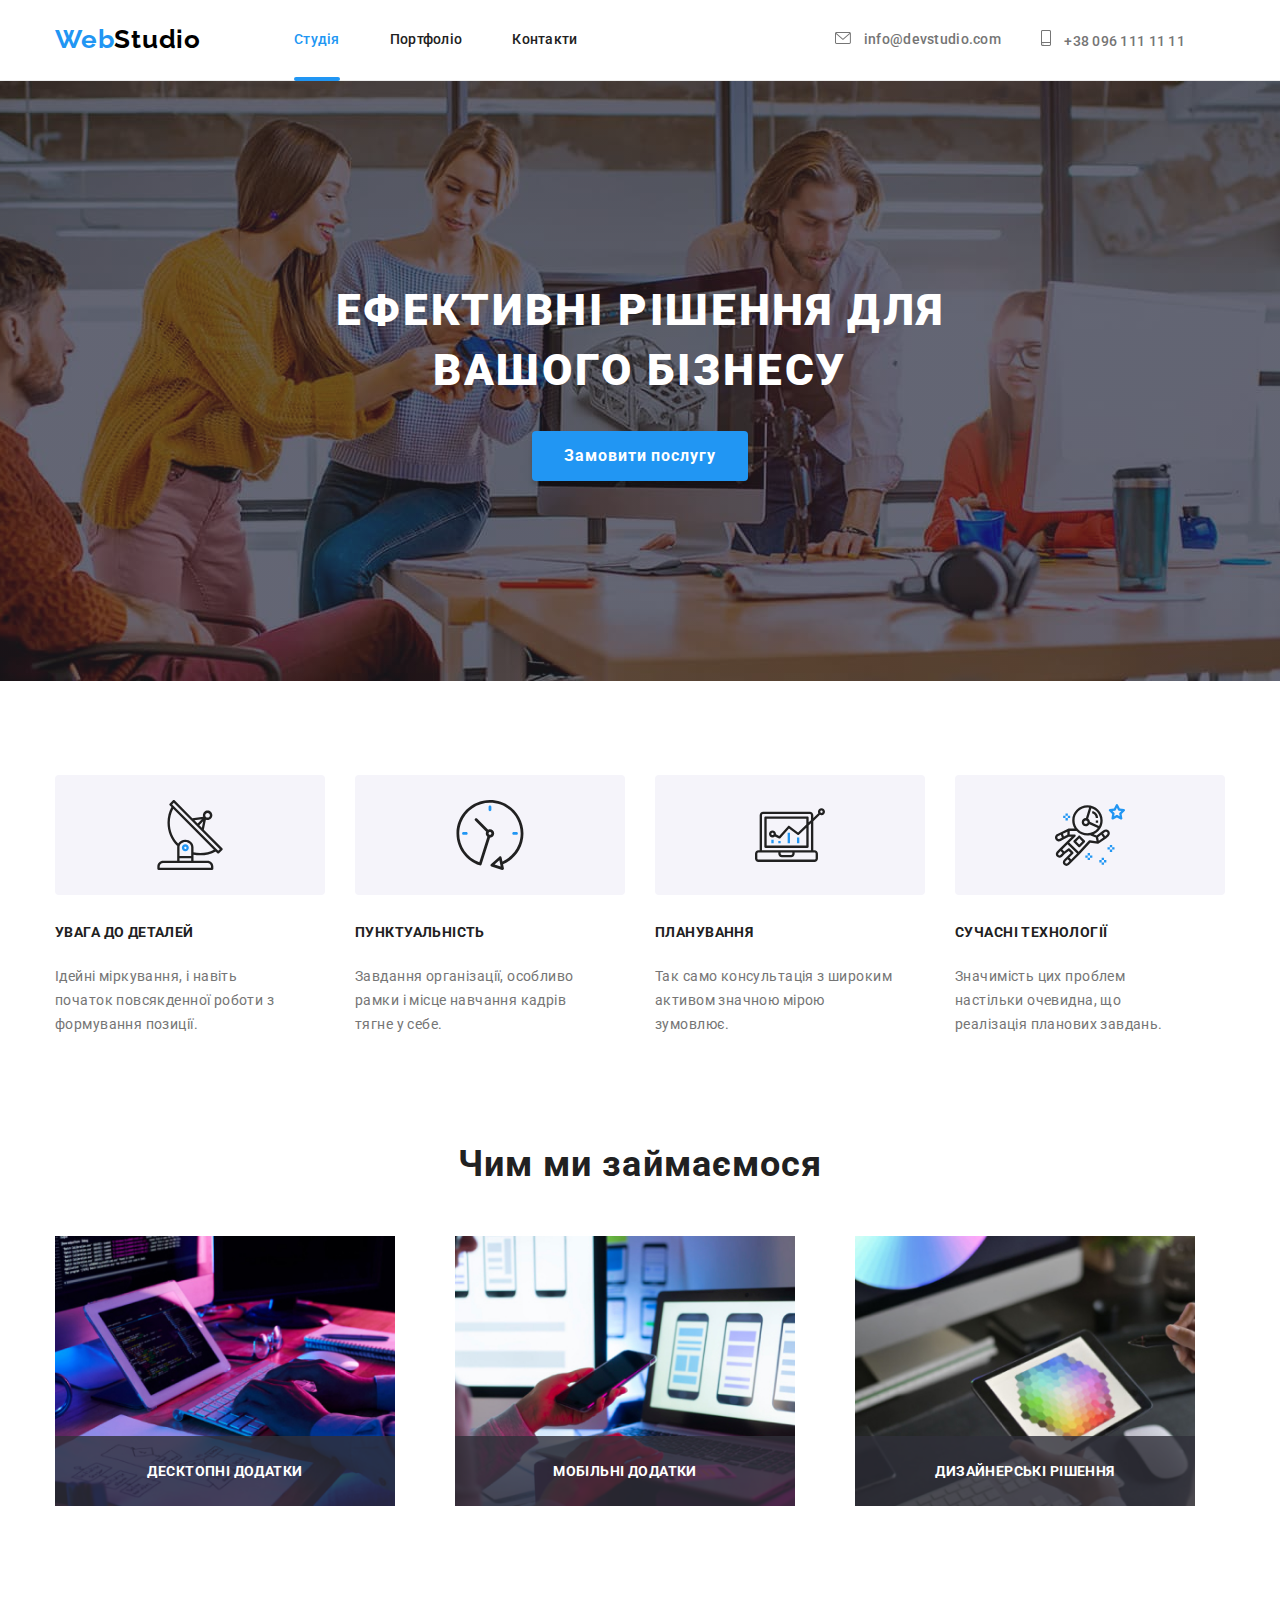
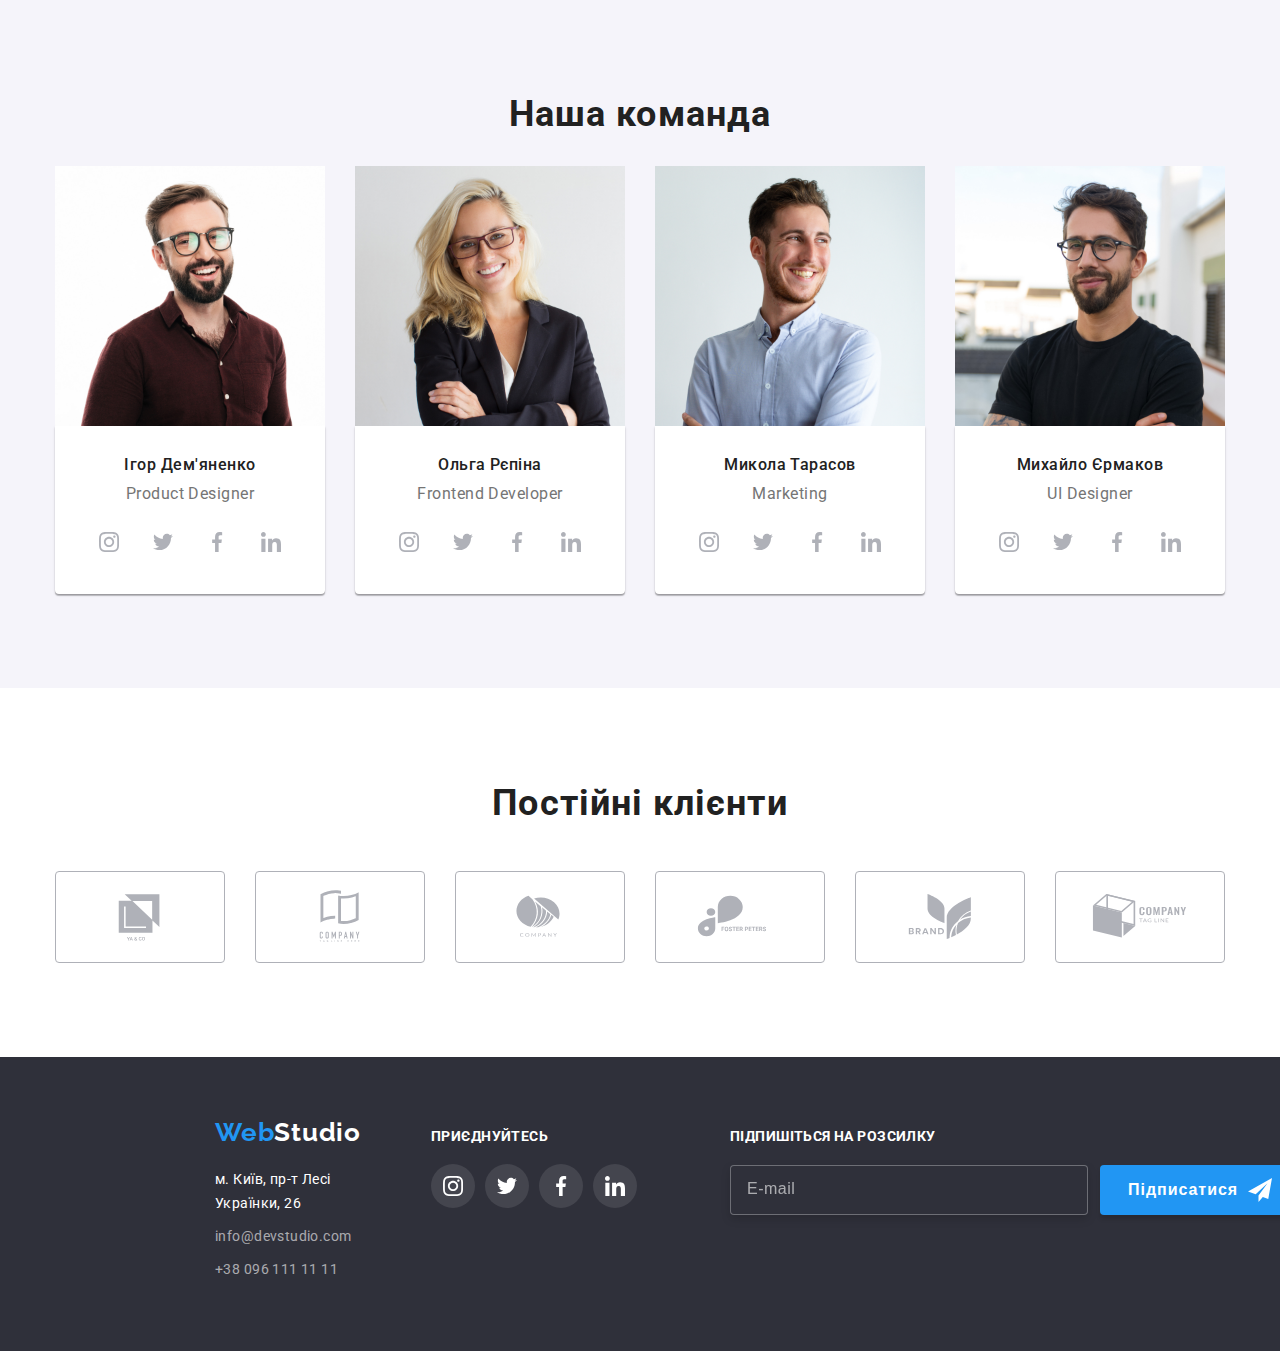
<file: index.html>
<!DOCTYPE html>
<html lang="uk">
<head>
    <meta charset="UTF-8">
    <meta http-equiv="X-UA-Compatible" content="IE=edge">
    <meta name="viewport" content="width=device-width, initial-scale=1.0">
    <title>Document</title>
    <link rel="preconnect" href="https://fonts.gstatic.com" crossorigin>
    <link href="https://fonts.googleapis.com/css2?family=Raleway:wght@700&family=Roboto:wght@400;500;700;900&display=swap" 
    rel="stylesheet"
    />
    <link rel="stylesheet" href="https://cdnjs.cloudflare.com/ajax/libs/modern-normalize/1.1.0/modern-normalize.min.css" 
    integrity="sha512-wpPYUAdjBVSE4KJnH1VR1HeZfpl1ub8YT/NKx4PuQ5NmX2tKuGu6U/JRp5y+Y8XG2tV+wKQpNHVUX03MfMFn9Q==" 
    crossorigin="anonymous" 
    referrerpolicy="no-referrer" />
    <link rel="stylesheet" href="./css/styles.css"/>
</head>
<body>

   <header class="header">
    <div class="border-bottom">
        <div class="container section-header">
            <a href="./index.html" class="logo"><span class="web">Web</span><span class="studio">Studio</span></a>
         
         <nav class="header-site-nav">
             <ul class="site-nav list">
                 <li class="site-nav-item">
                     <a href="./index.html" class="link-studio">Студія</a>
                 </li>
                 <li class="site-nav-item">
                     <a href="./portfolio.html" class="link-portfolio">Портфоліо</a>
                 </li>
                 <li class="site-nav-item">
                     <a href="#" class="link-contacts">Контакти</a>
                 </li>
             </ul>
         </nav>
         
            <ul class="section-contacts-nav">
                 <li class="connection"> 
                     <a href="mailto:info@devstudio.com" class="link-email">
                         <svg width="16px" height="12px" class="icon-link-email">
                             <use href="./images/icons.svg#icon-envelope"></use>
                         </svg>
                         info@devstudio.com</a>
                 </li>
                <li class="connection">
                 <a href="tel:+380961111111" class="link-tel">
                    <svg width="10px" height="16px" class="icon-link-tel">
                        <use href="./images/icons.svg#icon-smartphone"></use>
                    </svg>
                    +38 096 111 11 11</a>
             </li>
                </ul>
             </div>
    </div>
  
   </header>

<main>
    <!-- Перша секція -->
        <section class="section-service">
            <div class="container">
                  <h1 class="headline">Ефективні рішення для вашого бізнесу</h1>
                  <button type="button" class="button-active" data-modal-open>Замовити послугу</button>
            </div>
            </section>

<!-- Друга секція -->
           <section class="section section-advantages">
            <div class="container">
                <h2 class="visually-hidden">Наші переваги</h2>
                <ul class="advantage-list">
                    <li class="main-text">
                        <div class="group">
                   <svg class="icon-main" width="70px" height="70px">
                   <use href="./images/icons.svg#icon-antenna-1"></use>
                     </svg>
                        </div>
                        <h3 class="title">УВАГА ДО ДЕТАЛЕЙ</h3>
                        <p class="name">Ідейні міркування, і навіть початок повсякденної роботи з формування позиції.</p>
                    </li>
                    <li class="main-text">
                        <div class="group">
                            <svg class="icon-main" width="70px" height="70px">
                                <use href="./images/icons.svg#icon-clock-1"></use>
                            </svg>
                        </div>
                        <h3 class="title">ПУНКТУАЛЬНІСТЬ</h3>
                        <p class="name">Завдання організації, особливо рамки і місце навчання кадрів тягне у себе.</p>
                    </li>
                    <li class="main-text">
                        <div class="group">
                            <svg class="icon-main" width="70px" height="70px">
                                <use href="./images/icons.svg#icon-diagram-1"></use>
                            </svg>
                        </div>
                        <h3 class="title">ПЛАНУВАННЯ</h3>
                        <p class="name">Так само консультація з широким активом значною мірою зумовлює.</p>
                    </li>
                     <li class="main-text">
                        <div class="group">
                            <svg class="icon-main" width="70px" height="70px">
                                <use href="./images/icons.svg#icon-astronaut-1"></use>
                            </svg>
                        </div>
                        <h3 class="title">СУЧАСНІ ТЕХНОЛОГІЇ</h3>
                        <p class="name">Значимість цих проблем настільки очевидна, що реалізація планових завдань.</p>
                    </li>
                </ul>
            </div>
    
        </section>

<!-- Третя секція -->
            <section class="section section-responsibilities">
                <div class="container">
                    <h2 class="topic">Чим ми займаємося</h2>
                    <ul class="work-list">
                    <li class="photo-list">
                        <div class="lable">
                            <img src="./images/codding.jpg" alt="написання коду" width="370" height="294">
                            <p class="title-text">Десктопні додатки</p>
                        </div>
                    </li>
    
                    <li class="photo-list">
                        <div class="lable">
                            <img src="./images/laptop.jpg" alt="робота на комп'ютері" width="370" height="294">
                            <p class="title-text">Мобільні додатки</p>
                        </div>
                    </li>
                    
                    <li class="photo-list">
                        <div class="lable">
                            <img src="./images/graphics.jpg" alt="робота на планшеті" width="370" height="294">
                            <p class="title-text">Дизайнерські рішення</p>
                        </div>
                    </li>
                </ul>
                </div>
                
            </section>

<!-- Четверта секція -->
    <section class="section section-team">
        <div class="container">
            <h2 class="heading">Наша команда</h2>
            <ul class="team-list">
                <li class="employee-list">
                    <img src="./images/Ihor.jpg" alt="фото Ігор Дем'яненко" width="270">
                    <div class="employee-box">
                        <h4 class="employee">Ігор Дем'яненко</h4>
                        <p class="work-position">Product Designer</p>
                        <ul class="employee-contacts">
                            <li class="social-item">
                                <a href="#" class="social-links">
                                    <svg class="social-icon" width="20px" height="20px">
                                        <use href="./images/icons.svg#icon-instagram"></use>
                                    </svg>
                                </a>
                            </li>
                            <li class="social-item">
                                <a href="#" class="social-links">
                                    <svg class="social-icon" width="20px" height="20px">
                                        <use href="./images/icons.svg#icon-twitter"></use>
                                    </svg>
                                </a>
                            </li>
                            <li class="social-item">
                                <a href="#" class="social-links">
                                    <svg class="social-icon" width="20px" height="20px">
                                        <use href="./images/icons.svg#icon-facebook"></use>
                                    </svg>
                                </a>
                            </li>
                            <li class="social-item">
                                <a href="#" class="social-links">
                                    <svg class="social-icon" width="20px" height="20px">
                                        <use href="./images/icons.svg#icon-linkedin"></use>
                                    </svg>
                                </a>
                            </li>
                        </ul>
                    </div>
                </li>
                <li class="employee-list">
                    <img src="./images/Olha.jpg" alt="фото Ольга Рєпіна" width="270">
                    <div class="employee-box">
                        <h4 class="employee">Ольга Рєпіна</h4>
                        <p class="work-position">Frontend Developer</p>
                        <ul class="employee-contacts">
                            <li class="social-item">
                                <a href="#" class="social-links">
                                    <svg class="social-icon" width="20px" height="20px">
                                        <use href="./images/icons.svg#icon-instagram"></use>
                                    </svg>
                                </a>
                            </li>
                            <li class="social-item">
                                <a href="#" class="social-links">
                                    <svg class="social-icon" width="20px" height="20px">
                                        <use href="./images/icons.svg#icon-twitter"></use>
                                    </svg>
                                </a>
                            </li>
                            <li class="social-item">
                                <a href="#" class="social-links">
                                    <svg class="social-icon" width="20px" height="20px">
                                        <use href="./images/icons.svg#icon-facebook"></use>
                                    </svg>
                                </a>
                            </li>
                            <li class="social-item">
                                <a href="#" class="social-links">
                                    <svg class="social-icon" width="20px" height="20px">
                                        <use href="./images/icons.svg#icon-linkedin"></use>
                                    </svg>
                                </a>
                            </li>
                        </ul>
                    </div>
                </li>
                <li class="employee-list">
                    <img src="./images/Myhola.jpg" alt="фото Микола Тарасов" width="270">
                    <div class="employee-box">
                        <h4 class="employee">Микола Тарасов</h4>
                        <p class="work-position">Marketing</p>
                        <ul class="employee-contacts">
                            <li class="social-item">
                                <a href="#" class="social-links">
                                    <svg class="social-icon" width="20px" height="20px">
                                        <use href="./images/icons.svg#icon-instagram"></use>
                                    </svg>
                                </a>
                            </li>
                            <li class="social-item">
                                <a href="#" class="social-links">
                                    <svg class="social-icon" width="20px" height="20px">
                                        <use href="./images/icons.svg#icon-twitter"></use>
                                    </svg>
                                </a>
                            </li>
                            <li class="social-item">
                                <a href="#" class="social-links">
                                    <svg class="social-icon" width="20px" height="20px">
                                        <use href="./images/icons.svg#icon-facebook"></use>
                                    </svg>
                                </a>
                            </li>
                            <li class="social-item">
                                <a href="#" class="social-links">
                                    <svg class="social-icon" width="20px" height="20px">
                                        <use href="./images/icons.svg#icon-linkedin"></use>
                                    </svg>
                                </a>
                            </li>
                        </ul>
                    </div>
                </li>
                <li class="employee-list">
                    <img src="./images/Myhailo.jpg" alt="фото Михайло Єрмаков" width="270">
                    <div class="employee-box">
                        <h4 class="employee">Михайло Єрмаков</h4>
                        <p class="work-position">UI Designer</p>
                        <ul class="employee-contacts">
                            <li class="social-item">
                                <a href="#" class="social-links">
                                    <svg class="social-icon" width="20px" height="20px">
                                        <use href="./images/icons.svg#icon-instagram"></use>
                                    </svg>
                                </a>
                            </li>
                            <li class="social-item">
                                <a href="#" class="social-links">
                                    <svg class="social-icon" width="20px" height="20px">
                                        <use href="./images/icons.svg#icon-twitter"></use>
                                    </svg>
                                </a>
                            </li>
                            <li class="social-item">
                                <a href="#" class="social-links">
                                    <svg class="social-icon" width="20px" height="20px">
                                        <use href="./images/icons.svg#icon-facebook"></use>
                                    </svg>
                                </a>
                            </li>
                            <li class="social-item">
                                <a href="#" class="social-links">
                                    <svg class="social-icon" width="20px" height="20px">
                                        <use href="./images/icons.svg#icon-linkedin"></use>
                                    </svg>
                                </a>
                            </li>
                        </ul>
                    </div>
                </li>
                </ul>
        </div>
        
    </section>             
<!-- П'ята секція -->
               <section class="section">
                <div class="container">
                    <h4 class="title-clients">Постійні клієнти</h4>
                  <ul class="client-list">
                    <li class="client-item">
                        <a href="#" class="client-border">
                            <svg class="client-logo" width="106px" height="60px">
                                <use href="./images/icons.svg#icon-client-1"></use> 
                            </svg>
                        </a>
                    </li>
                    <li class="client-item">
                        <a href="#" class="client-border">
                            <svg class="client-logo" width="106px" height="60px">
                                <use href="./images/icons.svg#icon-client-2"></use> 
                            </svg>
                        </a>
                    </li>
                    <li class="client-item">
                        <a href="#" class="client-border">
                            <svg class="client-logo" width="106px" height="60px">
                                <use href="./images/icons.svg#icon-client-3"></use> 
                            </svg>
                        </a>
                    </li>
                    <li class="client-item">
                        <a href="#" class="client-border">
                            <svg class="client-logo" width="106px" height="60px">
                                <use href="./images/icons.svg#icon-client-4"></use> 
                            </svg>
                        </a>
                    </li>
                    <li class="client-item">
                        <a href="#" class="client-border">
                            <svg class="client-logo" width="106px" height="60px">
                                <use href="./images/icons.svg#icon-client-5"></use> 
                            </svg>
                        </a>
                    </li>
                    <li class="client-item">
                        <a href="#" class="client-border">
                            <svg class="client-logo" width="106px" height="60px">
                                <use href="./images/icons.svg#icon-client-6"></use> 
                            </svg>
                        </a>
                    </li>
                  </ul>
                </div>
              </section>
            </main>


                <footer class="section-page-footer">
                    <div class="container-footer">
                        <div class="adress-box">
                            <a href="./index.html" class="footer-logo"><span class="web">Web</span><span class="studio-footer">Studio</span></a>
                            <address class="address">
                            <ul class="footer-list">
                                <li class="footer-item">
                                    <a href="https://www.google.com.ua/maps/place/бул.+Леси+Украинки,+26,+Киев,+02000/@50.4265841,30.5361971,17z/data=!3m1!4b1!4m5!3m4!1s0x40d4cf0e033ecbe9:0x57a4dffefec77da0!8m2!3d50.4265807!4d30.5383858?hl=ru" target="_blank" rel="noopener noreferrer nofollow" class="link-adress-footer">м. Київ, пр-т Лесі Українки, 26</a>
                                </li>
                                <li class="footer-item">
                                    <a href="mailto:info@devstudio.com" class="link-email-footer">info@devstudio.com</a>
                                </li>
                                <li class="footer-item">
                                    <a href="tel:+380961111111" class="link-tel-footer">+38 096 111 11 11</a>
                                </li>
        
                                </ul>
                        </address>
                        </div>
                        <div class="join">
                            <h2 class="title-join">ПРИЄДНУЙТЕСЬ</h2>
                            <ul class="join-list">
                                <li class="social-item">
                                  <a href="#" class="social-links">
                                    <svg class="social-icon-join" width="20px" height="20px">
                                        <use href="./images/icons.svg#icon-instagram"></use>
                                    </svg>
                                  </a>
                                </li>
                                <li class="social-item">
                                    <a href="#" class="social-links">
                                      <svg class="social-icon-join" width="20px" height="20px">
                                          <use href="./images/icons.svg#icon-twitter"></use>
                                      </svg>
                                    </a>
                                  </li>
                                  <li class="social-item">
                                    <a href="#" class="social-links">
                                      <svg class="social-icon-join" width="20px" height="20px">
                                          <use href="./images/icons.svg#icon-facebook"></use>
                                      </svg>
                                    </a>
                                  </li>
                                  <li class="social-item">
                                    <a href="#" class="social-links">
                                      <svg class="social-icon-join" width="20px" height="20px">
                                          <use href="./images/icons.svg#icon-linkedin"></use>
                                      </svg>
                                    </a>
                                  </li>
                            </ul>
                        </div>   
                       <form name="subscribe-form" autocomplete="off" class="subscribe-form">
                        <div class="subscribe-area">
                            <label class="subscribe-label" for="subscribe">Підпишіться на розсилку</label>
                            <input class="subscribe-input"
                            name="email" 
                            type="email"
                            id="subscribe"
                            placeholder="E-mail"
                            />
                        </div>
                        <div class="subscribe-area-button">
                            <button class="subscribe-button" type="submit">Підписатися</button>
                            <svg class="subscribe-icon" width="24px" height="24px">
                                <use href="./images/icons.svg#icon-icon-send"></use>
                            </svg>
                        </div>
                       </form>
                    </div>
                </footer>

                <!-- Модальне вікно -->
<div class="backdrop is-hidden" data-modal>
    <div class="modal">
       <div class="modal-container">
        <button class="button-modal-close" type="button" data-modal-close>
            <svg class="icon-close" width="11px" height="11px">
                <use href="./images/icons.svg#icon-icon-close"></use>
            </svg>
                    </button>
                    <h2 class="modal-title">Залиште свої дані, ми вам передзвонимо</h2>
                    <form name="modal-form" autocomplete="off" novalidate>
                       <label class="form-field-label" for="user-name">Ім'я</label>
                       <div class="form-field">
                        <input
                         class="form-field-input"
                         id="user-name"
                         type="text"
                         name="user-name"
                         />
                         <svg class="form-field-icon" width="18px" height="18px">
                            <use href="./images/icons.svg#icon-icon-person"></use>
                         </svg>
                       </div>
            
                       <label class="form-field-label" for="user-tel">Телефон</label>
                       <div class="form-field">
                        <input 
                        class="form-field-input"
                        id="user-number"
                        type="tel"
                        name="user-number"
                        />
                        <svg class="form-field-icon" width="18px" height="18px">
                            <use href="./images/icons.svg#icon-icon-phone"></use>
                        </svg>
                       </div>
            
                       <label class="form-field-label" for="user-email">Пошта</label>
                       <div class="form-field">
                        <input
                        class="form-field-input"
                        id="user-email"
                        type="email"
                        name="user-email"
                        />
                        <svg class="form-field-icon" width="18px" height="18px">
                            <use href="./images/icons.svg#icon-icon-email"></use>
                        </svg>
                       </div>
            
                       <label class="form-field-label" for="user-comment">Коментар</label>
                      <textarea 
                      class="form-field-textarea"
                      id="user-comment"
                      name="user-comment"
                      placeholder="Введіть текст"
                      ></textarea>
            
                     <div class="form-field-checkbox">
                        <input 
                         class="checkbox"
                         id="terms-checkbox"
                         type="checkbox"
                         name="terms-checkbox" 
                         />
                         <svg class="checkbox-icon" width="16px" height="16px">
                            <use href="./images/icons.svg#icon-icon-check"></use>
                         </svg>
                        <label
                         class="checkbox-label" for="terms-checkbox">Погоджуюся з розсилкою та приймаю <a href="#" class="checkbox-label-link">Умови договору</a></label>
                    </div>
                    <button class="form-submit button" type="submit">Відправити</button>
                      </form>
         </div>
    </div>
</div>
                <script src="./js/modal.js"></script>
</body>
</html>
</file>
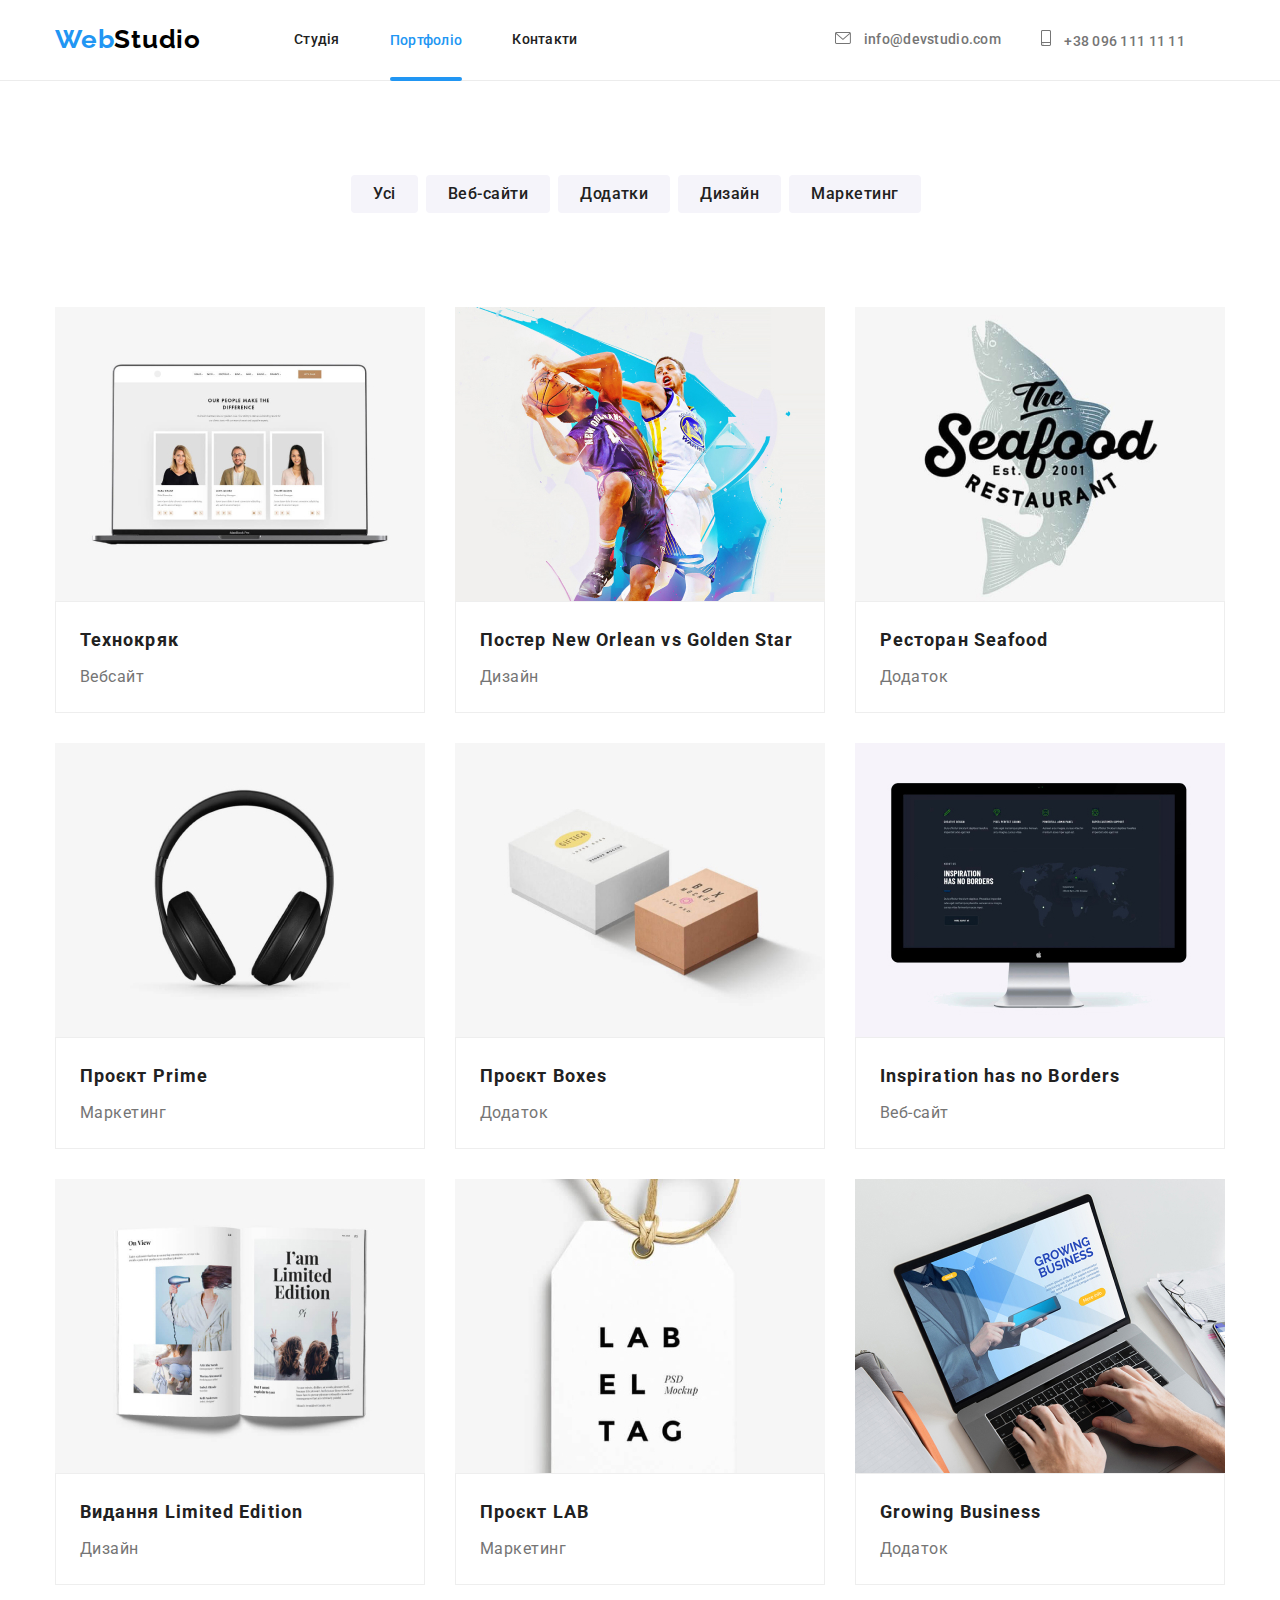
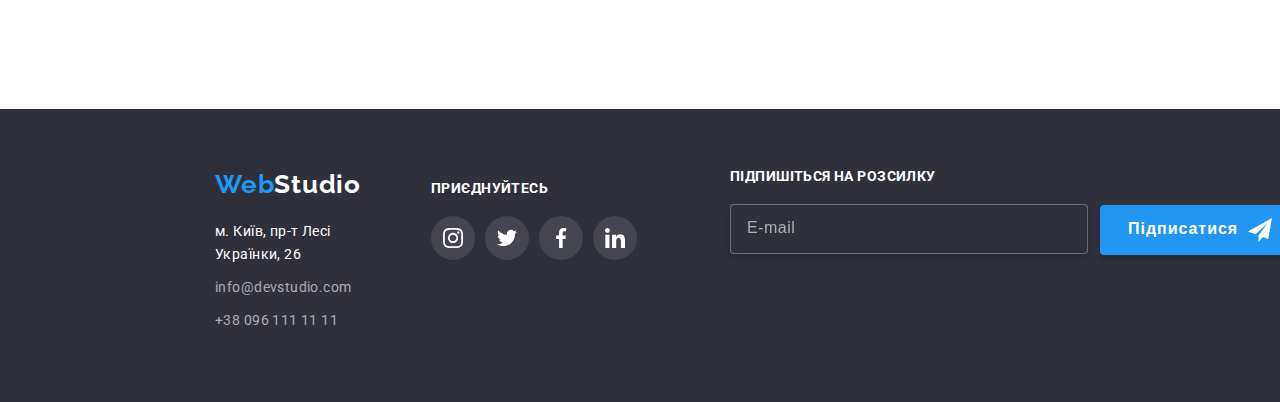
<file: portfolio.html>
<!DOCTYPE html>
<html lang="uk">
<head>
    <meta charset="UTF-8">
    <meta http-equiv="X-UA-Compatible" content="IE=edge">
    <meta name="viewport" content="width=device-width, initial-scale=1.0">
    <title>Document</title>
    <link rel="preconnect" href="https://fonts.gstatic.com" crossorigin>
    <link href="https://fonts.googleapis.com/css2?family=Raleway:wght@700&family=Roboto:wght@400;500;700;900&display=swap" 
    rel="stylesheet"
    />
    <link rel="stylesheet" href="https://cdnjs.cloudflare.com/ajax/libs/modern-normalize/1.1.0/modern-normalize.min.css" 
    integrity="sha512-wpPYUAdjBVSE4KJnH1VR1HeZfpl1ub8YT/NKx4PuQ5NmX2tKuGu6U/JRp5y+Y8XG2tV+wKQpNHVUX03MfMFn9Q==" 
    crossorigin="anonymous" 
    referrerpolicy="no-referrer" />
    <link rel="stylesheet" href="./css/styles.css"/>
</head>
<body>

    <header class="header">
        <div class="border-bottom">
            <div class="container section-header">
                <a href="./index.html" class="logo"><span class="web">Web</span><span class="studio">Studio</span></a>
    
                <nav class="header-site-nav">
                    <ul class="site-nav list">
                        <li class="site-nav-item">
                            <a href="./index.html" class="link-stud">Студія</a>
                        </li>
                        <li class="site-nav-item">
                            <a href="./portfolio.html" class="link-portf">Портфоліо</a>
                        </li>
                        <li class="site-nav-item">
                            <a href="#" class="link-contacts">Контакти</a>
                        </li>
                    </ul>
                </nav>
           
        <ul class="section-contacts-nav">
                <li class="connection">
                    <a href="mailto:info@devstudio.com" class="link-email">
                        <svg width="16px" height="12px" class="icon-link-email">
                            <use href="./images/icons.svg#icon-envelope"></use>
                        </svg>
                        info@devstudio.com</a>
                </li>
             <li class="connection">
                <a href="tel:+380961111111" class="link-tel">
                    <svg width="10px" height="16px" class="icon-link-tel">
                        <use href="./images/icons.svg#icon-smartphone"></use>
                    </svg>
                +38 096 111 11 11</a>
             </li>
            </ul>
            </div>
        </div>
       
   </header>

   <main>
<!-- Перша секція -->
    <section class="section section-button-nav">
        <div class="container">
            <ul class="button-nav">
                <li class="button-nav-item">
                    <button type="button" class="button-primary">Усі</button>
                </li>
                <li class="button-nav-item">
                    <button type="button" class="button-secondary">Веб-сайти</button>
                </li>
                <li class="button-nav-item">
                    <button type="button" class="button-secondary">Додатки</button>
                </li>
                <li class="button-nav-item">
                    <button type="button" class="button-secondary">Дизайн</button>
                </li>
                <li class="button-nav-item">
                    <button type="button" class="button-secondary">Маркетинг</button>
                </li>
            </ul>
        </div>
    </section>
    <!-- Друга секція -->
    <section class="section-portfolio-nav">
        <div class="container">
            <ul class="portfolio-nav">
                <li class="portfolio-item">
                    <a class="portfolio-link" href="">
                        <div class="portfolio-thumb-box">
                            <div class="portfolio-thumb">
                                <p class="overlay-text">
                                    Ресурс пропонує комплексні пропозиції з різним рівнем функціоналу та сервісів. Все це дозволить відвідувачу отримати вичерпні відомості про компанію чи приватну особу.
                                </p>
                            </div>
                            <img src="./images/technokryak.jpg" alt="фото технокряк" width="370">
                            </div>
                        <div class="portfolio-box">
                            <h4 class="section-title">Технокряк</h4>
                            <p class="section-description">Вебсайт</p>
                        </div>
                    </a>
                    </li>
                    <li class="portfolio-item">
                        <a class="portfolio-link" href="">
                            <div class="portfolio-thumb-box">
                                <div class="portfolio-thumb">
                                    <p class="overlay-text">
                                        Ресурс пропонує комплексні пропозиції з різним рівнем функціоналу та сервісів. Все це дозволить відвідувачу отримати вичерпні відомості про компанію чи приватну особу.
                                    </p>
                                </div>
                                <img src="./images/new-orlean.jpg" alt="фото постер new orlean" width="370">
                            </div>
                            <div class="portfolio-box">
                                <h4  class="section-title">Постер New Orlean vs Golden Star</h4>
                                <p class="section-description">Дизайн</p>
                            </div>
                        </a>
                    </li>
                    <li class="portfolio-item">
                        <a class="portfolio-link" href="">
                            <div class="portfolio-thumb-box">
                                <div class="portfolio-thumb">
                                    <p class="overlay-text">
                                        Ресурс пропонує комплексні пропозиції з різним рівнем функціоналу та сервісів. Все це дозволить відвідувачу отримати вичерпні відомості про компанію чи приватну особу.
                                    </p>
                                </div>
                                <img src="./images/sea-food.jpg" alt="фото ресторан sea food" width="370">
                            </div>  
                            <div class="portfolio-box">
                                <h4 class="section-title">Ресторан Seafood</h4>
                                <p class="section-description">Додаток</p>
                            </div>
                        </a>
                    </li>
                    <li class="portfolio-item">
                        <a class="portfolio-link" href="">
                            <div class="portfolio-thumb-box">
                                <div class="portfolio-thumb">
                                    <p class="overlay-text">
                                        Ресурс пропонує комплексні пропозиції з різним рівнем функціоналу та сервісів. Все це дозволить відвідувачу отримати вичерпні відомості про компанію чи приватну особу.
                                    </p>
                                </div>
                                <img src="./images/prime.jpg" alt="фото prime" width="370">
                            </div>
                            <div class="portfolio-box">
                                <h4 class="section-title">Проєкт Prime</h4>
                                <p class="section-description">Маркетинг</p>
                            </div>
                        </a>
                    </li>
                    <li class="portfolio-item">
                        <a class="portfolio-link" href="">
                            <div class="portfolio-thumb-box">
                                <div class="portfolio-thumb">
                                    <p class="overlay-text">
                                        Ресурс пропонує комплексні пропозиції з різним рівнем функціоналу та сервісів. Все це дозволить відвідувачу отримати вичерпні відомості про компанію чи приватну особу.
                                    </p>
                                </div>
                                <img src="./images/boxes.jpg" alt="фото boxes" width="370">
                            </div>
                            <div class="portfolio-box">
                                <h4 class="section-title">Проєкт Boxes</h4>
                                <p class="section-description">Додаток</p>
                            </div>
                            </a>
                            </li>
                            <li class="portfolio-item">
                                <a class="portfolio-link" href="">
                                    <div class="portfolio-thumb-box">
                                        <div class="portfolio-thumb">
                                            <p class="overlay-text">
                                                Ресурс пропонує комплексні пропозиції з різним рівнем функціоналу та сервісів. Все це дозволить відвідувачу отримати вичерпні відомості про компанію чи приватну особу.
                                            </p>
                                        </div>
                                        <img src="./images/inspiration-has-no-borders.jpg" alt="фото inspiration has no borders" width="370">
                                    </div>
                                    <div class="portfolio-box">
                                        <h4 class="section-title">Inspiration has no Borders</h4>
                                        <p class="section-description">Веб-сайт</p>
                                    </div>
                                </a>
                    </li>
                    <li class="portfolio-item">
                        <a class="portfolio-link" href="">
                            <div class="portfolio-thumb-box">
                                <div class="portfolio-thumb">
                                    <p class="overlay-text">
                                        Ресурс пропонує комплексні пропозиції з різним рівнем функціоналу та сервісів. Все це дозволить відвідувачу отримати вичерпні відомості про компанію чи приватну особу.
                                    </p>
                                </div>
                                <img src="./images/limited-edition.jpg" alt="фото limited edition" width="370">
                            </div>
                            <div class="portfolio-box">
                                <h4 class="section-title">Видання Limited Edition</h4>
                                <p  class="section-description">Дизайн</p>
                            </div>
                        </a>
                    </li>
                    <li class="portfolio-item">
                        <a class="portfolio-link" href="">
                            <div class="portfolio-thumb-box">
                                <div class="portfolio-thumb">
                                    <p class="overlay-text">
                                        Ресурс пропонує комплексні пропозиції з різним рівнем функціоналу та сервісів. Все це дозволить відвідувачу отримати вичерпні відомості про компанію чи приватну особу.
                                    </p>
                                </div>
                                <img src="./images/lab.jpg" alt="фото lab" width="370">
                            </div>
                            <div class="portfolio-box">
                                <h4 class="section-title">Проєкт LAB</h4>
                                <p class="section-description">Маркетинг</p>
                            </div>
                        </a>
                    </li>
                    <li class="portfolio-item">
                        <a class="portfolio-link" href="">
                            <div class="portfolio-thumb-box">
                                <div class="portfolio-thumb">
                                    <p class="overlay-text">
                                        Ресурс пропонує комплексні пропозиції з різним рівнем функціоналу та сервісів. Все це дозволить відвідувачу отримати вичерпні відомості про компанію чи приватну особу.
                                    </p>
                                </div>
                                <img src="./images/growing-business.jpg" alt="фото growing business" width="370">
                            </div>
                            <div class="portfolio-box">
                                <h4 class="section-title">Growing Business</h4>
                                <p class="section-description">Додаток</p>
                            </div>
                        </a>
                    </li>
            </ul>
        </div>
        
    </section>
   </main>

   <footer class="section-page-footer">
    <div class="container-footer">
        <div class="adress-box">
            <a href="./index.html" class="footer-logo"><span class="web">Web</span><span class="studio-footer">Studio</span></a>
            <address class="address">
            <ul class="footer-list">
                <li class="footer-item">
                    <a href="https://www.google.com.ua/maps/place/бул.+Леси+Украинки,+26,+Киев,+02000/@50.4265841,30.5361971,17z/data=!3m1!4b1!4m5!3m4!1s0x40d4cf0e033ecbe9:0x57a4dffefec77da0!8m2!3d50.4265807!4d30.5383858?hl=ru" target="_blank" rel="noopener noreferrer nofollow" class="link-adress-footer">м. Київ, пр-т Лесі Українки, 26</a>
                </li>
                <li class="footer-item">
                    <a href="mailto:info@devstudio.com" class="link-email-footer">info@devstudio.com</a>
                </li>
                <li class="footer-item">
                    <a href="tel:+380961111111" class="link-tel-footer">+38 096 111 11 11</a>
                </li>
                </ul>
        </address>
        </div>
        
    <div class="join">
        <h2 class="title-join">ПРИЄДНУЙТЕСЬ</h2>
        <ul class="join-list">
            <li class="social-item">
              <a href="#" class="social-links">
                <svg class="social-icon-join" width="20px" height="20px">
                    <use href="./images/icons.svg#icon-instagram"></use>
                </svg>
              </a>
            </li>
            <li class="social-item">
                <a href="#" class="social-links">
                  <svg class="social-icon-join" width="20px" height="20px">
                      <use href="./images/icons.svg#icon-twitter"></use>
                  </svg>
                </a>
              </li>
              <li class="social-item">
                <a href="#" class="social-links">
                  <svg class="social-icon-join" width="20px" height="20px">
                      <use href="./images/icons.svg#icon-facebook"></use>
                  </svg>
                </a>
              </li>
              <li class="social-item">
                <a href="#" class="social-links">
                  <svg class="social-icon-join" width="20px" height="20px">
                      <use href="./images/icons.svg#icon-linkedin"></use>
                  </svg>
                </a>
              </li>
        </ul>
    </div>
    </div>
    <form name="subscribe-form" autocomplete="off" class="subscribe-form">
        <div class="subscribe-area">
            <label class="subscribe-label" for="subscribe">Підпишіться на розсилку</label>
            <input class="subscribe-input"
            name="email" 
            type="email"
            id="subscribe"
            placeholder="E-mail"
            />
        </div>
        <div class="subscribe-area-button">
            <button class="subscribe-button" type="submit">Підписатися</button>
            <svg class="subscribe-icon" width="24px" height="24px">
                <use href="./images/icons.svg#icon-icon-send"></use>
            </svg>
        </div>
       </form>
   </footer>

</body>
</html>
</file>
<file: css/styles.css>
:root {
    --title-text-color: #212121;
    --accent-color:#2196F3;
    --logo-style-color:#000000;
    --accent-color-logo:#FFFFFF;
    --border-color:#ECECEC;
    --section-team-background-color:#F5F4FA;
    --button-active-secondary-color:#188CE8;
    --secondary-text-color:#757575;
    --footer-background-color:#2F303A;
    --color-social-icon:#AFB1B8;
    --social-icon-join:#FFFFFF1A;
    --modal-background:#0000001A;
}

html {
    box-sizing: border-box;
}

*, 
*::before, 
*::after {
    box-sizing: inherit;
}


body {
    color:var(--title-text-color);
    background-color:var(--accent-color-logo);
    font-family: Roboto, sans-serif;
    margin: 0;
    letter-spacing: 0.03em;
}
ul {
    margin: 0;
    padding: 0;
    list-style-type: none;
}

h1,
h2,
h3,
h4,
h5,
h6,
p {
    margin-top: 0;
}

.list {
    list-style: none;
    padding-left: 0;
    margin: 0;
}

img {
   display: block;
   max-width: 100%;
   height: auto;
}

.link {
	text-decoration: none;
	color: inherit;
}

address {
    font-style: normal;
}

.container {
    width: 1200px;
    padding-left: 15px;
    padding-right: 15px;
    margin-left: auto;
    margin-right: auto;
}

.section {
    padding-top: 94px;
    padding-bottom: 94px;
}


/* цвет основного текста #212121 */
/* вторичный цвет текста #757575 */
/* вторичный цвет текста rgba(255, 255, 255, 0.6); */
/* белый #FFFFFF */
/* акцент #2196F3 */
/* цвет фона #2F303A */
/* цвет рамки #ECECEC */

ul {
    list-style: none;
}

/* section-header */

.logo {
    font-family: Raleway, sans-serif;
    display: inline-block;
    color:var(--logo-style-color);
    font-style: normal;
    font-weight: 700;
    font-size: 26px;
    line-height: 1.2;
    letter-spacing: 0.03em;;
    text-decoration: none;
    margin-right: 93px;
}

.web {
    color: var(--accent-color);
}
.studio {
    color:var(--logo-style-color);
}

.section-header {
    font-style: normal;
    font-weight: 500;
    font-size: 14px;
    line-height: 1.14;
    letter-spacing: 0.02em;
    text-decoration: none;
    display: flex;
    align-items: center;
}

.border-bottom {
  border-bottom: 1px solid #ECECEC;
}


/* header-site-nav */

.list {
    display: flex;
}

.header-site-nav {
    display: flex;
}


.site-nav .site-nav-item:not(:last-child) {
    margin-right: 50px;
}


.link-studio {
    color:var(--accent-color);
    font-style: normal;
    font-weight: 500;
    font-size: 14px;
    line-height: 1.14;
    letter-spacing: 0.02em;    
    text-decoration: none;
    display: block;
    padding: 32px 0;
    transition: color 250ms cubic-bezier(0.4, 0, 0.2, 1);
}

.site-nav-item {
    position: relative;
}

.link-studio::after {
    content: "";
    position: absolute;
    width: 100%;
    height: 4px;
    left: 0;
    bottom: -1px;
    background-color: var(--accent-color);
    border-radius: 2px;
}


.link-studio:hover,
.link-studio:focus {
    color:var(--accent-color);
    transition: color 250ms cubic-bezier(0.4, 0, 0.2, 1);
}


.link-portfolio {
    color:var(--title-text-color);
    font-style: normal;
    font-weight: 500;
    font-size: 14px;
    line-height: 1.14;
    letter-spacing: 0.02em;
    text-decoration: none;
    display: block;
    padding: 32px 0;
    transition: color 250ms cubic-bezier(0.4, 0, 0.2, 1);
}   
    

.link-portfolio:hover,
.link-portfolio:focus {
    color:var(--accent-color);
    transition: color 250ms cubic-bezier(0.4, 0, 0.2, 1);
}

.link-contacts {
    color:var(--title-text-color);
    font-style: normal;
    font-weight: 500;
    font-size: 14px;
    line-height: 1.14;
    letter-spacing: 0.02em;
    text-decoration: none;
    display: block;
    padding: 32px 0;
    transition: color 250ms cubic-bezier(0.4, 0, 0.2, 1);
}

.link-contacts:hover,
.link-contacts:focus {
    color:var(--accent-color);
    transition: color 250ms cubic-bezier(0.4, 0, 0.2, 1);
}



/* section-contacts-nav */

.section-contacts-nav {
    display: flex;
    align-items: center;
    margin-left: auto;
}

.section-contacts-nav {
    font-style: normal;
    font-weight: 500;
    font-size: 14px;
    line-height: 1.14;
    letter-spacing: 0.02em;
    text-decoration: none;
}


.link-email {
    color:var(--secondary-text-color);
    font-style: normal;
    font-weight: 500;
    font-size: 14px;
    line-height: 1.14;
    letter-spacing: 0.02em;
    text-decoration: none;
    margin-right: 40px;
    margin-top: 32px;
    margin-bottom: 32px;
    transition: color 250ms cubic-bezier(0.4, 0, 0.2, 1), fill 250ms cubic-bezier(0.4, 0, 0.2, 1);
}

.icon-link-email {
    fill: var(--secondary-text-color);
    width: 16px;
    height: 12px;
    margin-right: 10px;
    transition: fill 250ms cubic-bezier(0.4, 0, 0.2, 1);

}

.link-email:hover {
    color: var(--accent-color);
    transition: color 250ms cubic-bezier(0.4, 0, 0.2, 1);
}

.link-email:hover .icon-link-email,
.link-email:focus .icon-link-email {
    fill: var(--accent-color);
    transition: color 250ms cubic-bezier(0.4, 0, 0.2, 1), fill 250ms cubic-bezier(0.4, 0, 0.2, 1);
}


.link-tel {
    font-style: normal;
    color:var(--secondary-text-color);
    font-style: normal;
    font-weight: 500;
    font-size: 14px;
    line-height: 1.14;
    letter-spacing: 0.02em;
    text-decoration: none;
    margin-right: 40px;
    margin-top: 32px;
    margin-bottom: 32px;
    transition: color 250ms cubic-bezier(0.4, 0, 0.2, 1), fill 250ms cubic-bezier(0.4, 0, 0.2, 1);
   
}

.link-tel:hover {
    color: var(--accent-color);
    transition: color 250ms cubic-bezier(0.4, 0, 0.2, 1);
}

.icon-link-tel {
    fill: #757575;
    width: 10px;
    height: 16px;
    margin-right: 10px;
    transition: fill 250ms cubic-bezier(0.4, 0, 0.2, 1);
}


.link-tel:hover .icon-link-tel,
.link-tel:focus .icon-link-tel {
    fill: var(--accent-color);
    transition: color 250ms cubic-bezier(0.4, 0, 0.2, 1), fill 250ms cubic-bezier(0.4, 0, 0.2, 1);
}


/* section-service */

.section-service {
    background-color: var(--footer-background-color);
    background-image: linear-gradient(to right, rgba(47, 48, 58, 0.4),rgba(47, 48, 58, 0.4)), 
    url(../images/hero-image.jpg);
    background-size: cover;
    background-position: center;
    max-width: 1600px;
    height: 600px;
    padding-top: 200px;
    padding-bottom: 200px;
    margin-right: auto;
    margin-left: auto;
    text-align: center;
}

.headline {
    color:var(--accent-color-logo);
    font-style: normal;
    font-weight: 900;
    width: 696px;
    font-size: 44px;
    line-height: 1.36;
    letter-spacing: 0.06em;

    text-transform: uppercase;
    display: block;
    margin-left: auto;
    margin-right: auto;
    margin-bottom: 30px;
}

.button-active {
    color:var(--accent-color-logo);
    background-color:var(--accent-color);
    font-family: inherit;
    font-style: normal;
    font-weight: 700;
    font-size: 16px;
    align-items: center;
    letter-spacing: 0.06em;
    cursor: pointer;
    box-shadow: 0px 4px 4px rgba(0, 0, 0, 0.15);
    transition: background-color 250ms cubic-bezier(0.4, 0, 0.2, 1);


    border-radius: 4px;
    border: none;
    padding: 10px 32px;
    min-width: 216px;
    min-height: 50px;
    display: inline;
}

.button-active:hover,
.button-active:focus {
    color:var(--accent-color-logo);
    background-color:var(--button-active-secondary-color);
    transition: background-color 250ms cubic-bezier(0.4, 0, 0.2, 1);
}

/* section-advantages */

.visually-hidden {
    position: absolute;
    white-space: nowrap;
    width: 1px;
    height: 1px;
    overflow: hidden;
    border: 0;
    padding: 0;
    clip: rect(0 0 0 0);
    clip-path: inset(50%);
    margin: -1px;
}

.icon-main {
    width: 70px;
    height: 70px;
    margin-top: 25px;
    margin-bottom: 25px;
}

.group {
    display: flex;
    align-items: center;
    justify-content: center;
    width: 270px;
    height: 120px;
    background:var(--section-team-background-color);
    border-radius: 4px;
    margin-bottom: 30px;
}


.advantage-list {
    display: flex;
    align-items: center;
    margin: 0;
    gap: 30px;
}

.title {
    color:var(--title-text-color);
    font-style: normal;

    font-weight: 700;
    font-size: 14px;
    line-height: 1.14;
    letter-spacing: 0.03em;
    text-transform: uppercase;
    padding-bottom: 10px;
}

.name {
    color:var(--secondary-text-color);
    font-style: normal;
    font-weight: 400;
    font-size: 14px;
    line-height: 1.7;
    letter-spacing: 0.03em;
    padding-right: 30px;

}


/* section-responsibilities */

.section-responsibilities {
    padding-top: 0;
}
.topic {
    color:var(--title-text-color);
    font-style: normal;
    font-weight: 700;
    font-size: 36px;
    line-height: 1.16;
    letter-spacing: 0.03em;
    text-align: center;
    margin-bottom: 50px;
    
}

.lable {
    position: relative;
    margin-right: 30px;
}

.title-text {
    color:var(--accent-color-logo);
    background-color: rgba(47, 48, 58, 0.8);
    position: absolute;
    display: flex;
    font-style: normal;
    font-weight: 700;
    font-size: 14px;
    line-height: 16px;
    text-align: center;
    letter-spacing: 0.03em;
    text-transform: uppercase;
    justify-content: center;
    align-items: center;
    width: 100%;
    height: 70px;
    margin: 0;
    left: 0;
    bottom: 0;
}

.work-list {
    display: flex;
}

.photo-list {
    margin-right: 30px;
}

.photo-list:last-child {
    margin-right: 0;
}


/* team */

.section-team {
    background-color:var(--section-team-background-color);
}


.heading {
    color:var(--title-text-color);
    font-style: normal;
    font-weight: 700;
    font-size: 36px;
    line-height: 1.16;
    letter-spacing: 0.03em;
    text-align: center;  
}

.team-list {
    display: flex;
}

.employee-list:not(:last-child) {
    margin-right: 30px;
}

.employee-box {
    background-color:var(--accent-color-logo);
    width: 270px;
    padding: 30px;
    box-shadow: 0px 1px 3px rgba(0, 0, 0, 0.12), 0px 1px 1px rgba(0, 0, 0, 0.14), 0px 2px 1px rgba(0, 0, 0, 0.2);
    border-radius: 0px 0px 4px 4px;
}

.employee {
    color:var(--title-text-color);
    font-style: normal;
    text-align: center;
    font-weight: 500;
    font-size: 16px;
    line-height: 1.18;
    letter-spacing: 0.03em;
    margin-bottom: 10px;
}

.work-position {
    color:var(--secondary-text-color);
    font-style: normal;
    text-align: center;
    font-weight: 400;
    font-size: 16px;
    line-height: 1.18;
    letter-spacing: 0.03em;
    margin-bottom: 16px;
}

.employee-contacts {
    display: flex;
    padding: 0;
    margin-bottom: 0;
    gap: 10px;
    justify-content: center;
    list-style: none;
}

.social-links {
    width: 44px;
    height: 44px;
    display: flex;
    align-items: center;
    justify-content: center;
    border-radius: 50%;
    transition: background-color 250ms cubic-bezier(0.4, 0, 0.2, 1);
}
.social-links:hover,
.social-links:focus {
    background-color:var(--accent-color);
    transition: background-color 250ms cubic-bezier(0.4, 0, 0.2, 1);
}

.social-links:hover .social-icon,
.social-links:focus .social-icon {
    fill: var(--accent-color-logo);
    transition-duration: 250ms;
    transition-timing-function: cubic-bezier(0.4, 0, 0.2, 1);
}

.social-icon {
    fill: var(--color-social-icon);
    transition: fill 250ms cubic-bezier(0.4, 0, 0.2, 1);
}

/* title-clients */
.title-clients {
    font-weight: 700;
    font-size: 36px;
    line-height: 42px;
    text-align: center;
    letter-spacing: 0.03em;
}

.client-list {
    display: flex;

    gap: 30px;
    margin: 0;
    padding: 0;
}

.client-border {
    display: flex;
    width: 170px;
    height: 92px;
    border: 1px solid var(--color-social-icon);
    border-radius: 4px;
    align-items: center;
    justify-content: center;
    transition: border 250ms cubic-bezier(0.4, 0, 0.2, 1);   

}

.client-border:hover,
.client-border:focus {
    border: 1px solid var(--accent-color);
    transition: border 250ms cubic-bezier(0.4, 0, 0.2, 1);   
}

.client-logo {
    fill: var(--color-social-icon);
    transition: fill 250ms cubic-bezier(0.4, 0, 0.2, 1);
}

.client-border:hover .client-logo,
.client-border:focus .client-logo {
    fill: var(--accent-color);
    transition: border 250ms cubic-bezier(0.4, 0, 0.2, 1);   
}


/* section-page-footer */

.section-page-footer{
    background-color:var(--footer-background-color);
    padding-top: 60px;
    padding-bottom: 60px;
    padding-left: 215px;
    display: flex;
}



.footer-logo {
    font-family: Raleway, sans-serif;
    font-style: normal;
    font-weight: 700;
    line-height: 1.19;
    letter-spacing: 0.03em;
    text-decoration: none;
    display: block;
    font-size: 26px;
    margin-bottom: 20px;
}


.web {
    color:var(--accent-color);
}

.studio-footer {
    color:var(--accent-color-logo);
}


.footer-item {
    display: block;
    margin-bottom: 9px;
}

.link-adress-footer {
    font-style: normal;
    font-weight: 400;
    font-size: 14px;
    line-height: 1.7;
    text-decoration: none;
    letter-spacing: 0.03em;
    color: var(--accent-color-logo);
    transition: color 250ms cubic-bezier(0.4, 0, 0.2, 1);
}

.link-adress-footer:hover,
.link-adress-footer:focus {
    color:var(--accent-color);
    transition: color 250ms cubic-bezier(0.4, 0, 0.2, 1);
}

.link-email-footer {
    font-style: normal;
    font-weight: 400;
    font-size: 14px;
    line-height: 1.7;
    letter-spacing: 0.03em;
    text-decoration: none;
    color: rgba(255, 255, 255, 0.6);
    transition: color 250ms cubic-bezier(0.4, 0, 0.2, 1);
}

.link-email-footer:hover,
.link-email-footer:focus {
    color: var(--accent-color);
    transition: color 250ms cubic-bezier(0.4, 0, 0.2, 1);
}

.link-tel-footer {
    font-style: normal;
    font-weight: 400;
    font-size: 14px;
    line-height: 1.7;
    letter-spacing: 0.03em;
    text-decoration: none;
    color: rgba(255, 255, 255, 0.6); 
    transition: color 250ms cubic-bezier(0.4, 0, 0.2, 1);  
}

.link-tel-footer:hover,
.link-tel-footer:focus {
    color:var(--accent-color);
    transition: color 250ms cubic-bezier(0.4, 0, 0.2, 1);
}

.container-footer {
    display: flex;
    align-items: baseline;

}

/* join */

.join {
    margin-left: 70px;
}

.title-join {
    color: var(--accent-color-logo);
    font-style: normal;
    display: inline-block;
    font-weight: 700;
    font-size: 14px;
    line-height: 16px;
    letter-spacing: 0.03em;
    margin-bottom: 20px;
    margin-right: 0;
}

.join-list {
    display: flex;
    padding: 0;
    margin: 0;
    gap: 10px;
}

.social-item {
    border-radius: 50%;
    background-color: var(--social-icon-join);
    transition: background-color 250ms cubic-bezier(0.4, 0, 0.2, 1);
}

.social-icon-join {
    fill:var(--accent-color-logo);
    transition: fill 250ms cubic-bezier(0.4, 0, 0.2, 1);
}

/* Subscribe-form */

.subscribe-form {
    display: flex;
    width: 570px;
    height: 86px;
    margin-left: 93px;
}

.subscribe-area {
    display: flex;
    flex-direction: column;
    margin-right: 12px;
}

.subscribe-label {
    color: var(--accent-color-logo);
    font-style: normal;
    font-weight: 700;
    font-size: 14px;
    line-height: 1.1;
    letter-spacing: 0.03em;
    text-transform: uppercase;
    margin-bottom: 20px;
}

.subscribe-input {
    background-color: var(--footer-background-color);
    width: 358px;
    height: 50px;
    padding-left: 16px;
    border: 1px solid rgba(255, 255, 255, 0.3);
    filter: drop-shadow(0px 4px 4px rgba(0, 0, 0, 0.15));
    border-radius: 4px;
    outline: none;
    transition: border-color 250ms cubic-bezier(0.4, 0, 0.2, 1);
}

.subscribe-input:focus {
border-color: var(--accent-color);
}

.subscribe-input::placeholder {
    font-weight: 400;
    letter-spacing: 0.03em;
    font-size: 16px;
    line-height: 1.25;
    color: rgba(255, 255, 255, 0.6);
}

.subscribe-area-button {
    position: relative;
    display: flex;
    flex-direction: column-reverse;
}

.subscribe-button {
    width: 200px;
    height: 50px;
    font-weight: 700;
    font-size: 16px;
    line-height: 1.8;
    align-items: center;
    text-align: center;
    letter-spacing: 0.06em;

    color: var(--accent-color-logo);
    background-color: var(--accent-color);
    padding-top: 10px;
    padding-bottom: 10px;
    padding-left: 28px;
    padding-right: 62px;
    box-shadow: 0px 4px 4px rgba(0, 0, 0, 0.15);
    border-radius: 4px;
    border: none;
    cursor: pointer;
    transition: background-color 250ms cubic-bezier(0.4, 0, 0.2, 1);
}

.subscribe-button:hover,
.subscribe-button:focus {
    background-color: var(--button-active-secondary-color);
}

.subscribe-icon {
    position: absolute;
    fill: var(--accent-color-logo);
    right: 28px;
    bottom: 13px;
    
}


/* Portfolio */


/* цвет основного текста #212121 */
/* вторичный цвет текста #757575 */
/* вторичный цвет текста color: rgba(255, 255, 255, 0.6); */
/* белый #FFFFFF */
/* акцент #2196F3 */
/* цвет фона #2F303A */


/* header */

.section-header {
    font-style: normal;
    font-weight: 500;
    font-size: 14px;
    line-height: 1.14;
    letter-spacing: 0.02em;
    text-decoration: none;
    display: flex;
    align-items: center;
}


/* header-site-nav */

.header-site-nav {
    font-style: normal;
    font-weight: 500;
    font-size: 14px;
    line-height: 1.14;
    letter-spacing: 0.02em;
    text-decoration: none;
}
 
.link-stud {
    font-style: normal;
    font-weight: 500;
    font-size: 14px;
    letter-spacing: 0.02em;
    color:var(--title-text-color);
    text-decoration: none;
    display: block;
    padding: 32px 0;
    transition: color 250ms cubic-bezier(0.4, 0, 0.2, 1);
}


.link-stud:hover,
.link-stud:focus {
    color:var(--accent-color);
    transition: color 250ms cubic-bezier(0.4, 0, 0.2, 1);
}


.link-portf {
    font-style: normal;
    font-weight: 500;
    font-size: 14px;
    line-height: 16px;
    letter-spacing: 0.02em;
    color: var(--accent-color);
    text-decoration: none;
    display: block;
    padding: 32px 0;
    transition: color 250ms cubic-bezier(0.4, 0, 0.2, 1);
}

.site-nav-item {
    position: relative;
}

.link-portf::after {
    content: "";
    position: absolute;
    width: 100%;
    height: 4px;
    left: 0;
    bottom: -1px;
    background-color: var(--accent-color);
    border-radius: 2px;
}

.link-portf:hover,
.link-portf:focus {
    color:var(--accent-color);
    transition: color 250ms cubic-bezier(0.4, 0, 0.2, 1);
}

.link-contacts {
    font-style: normal;
    font-weight: 500;
    font-size: 14px;
    line-height: 1.14;
    letter-spacing: 0.02em;
    color: var(--title-text-color);
    text-decoration: none;
    display: block;
    padding: 32px 0;
    transition: color 250ms cubic-bezier(0.4, 0, 0.2, 1);
}

.link-contacts:hover,
.link-contacts:focus {
    color:var(--accent-color);
    transition: color 250ms cubic-bezier(0.4, 0, 0.2, 1);
}

/* section-contacts-nav */

.section-contacts-nav {
    display: flex;
    align-items: center;
}


/* section-button-nav */

.button-nav {
    display: flex;
    justify-content: center;
}
.button-primary {
    font-family: inherit;
    color: var(--title-text-color);
    background-color:var(--section-team-background-color);
    font-weight: 500;
    font-size: 16px;
    line-height: 1.62;
    border-radius: 4px;
    letter-spacing: 0.03em;
    cursor: pointer;
    text-align: center;
    border: none;
    padding: 6px 22px;
    margin-right: 8px;
    transition: color 250ms cubic-bezier(0.4, 0, 0.2, 1), background-color 250ms cubic-bezier(0.4, 0, 0.2, 1)
}

.button-primary:hover,
.button-primary:focus {
    color:var(--accent-color-logo);
    background-color: var(--accent-color);
    box-shadow: 0px 3px 1px rgba(0, 0, 0, 0.1), 0px 1px 2px rgba(0, 0, 0, 0.08), 0px 2px 2px rgba(0, 0, 0, 0.12);
    transition: color 250ms cubic-bezier(0.4, 0, 0.2, 1), background-color 250ms cubic-bezier(0.4, 0, 0.2, 1), box-shadow 250ms cubic-bezier(0.4, 0, 0.2, 1);
}

.button-secondary {
    font-family: inherit;
    color:var(--title-text-color);
    background-color:var(--section-team-background-color);
    font-weight: 500;
    font-size: 16px;
    line-height: 1.62;
    border-radius: 4px;
    letter-spacing: 0.03em;
    cursor: pointer;
    text-align: center;
    border: none;
    padding: 6px 22px;
    margin-right: 8px;
    transition: color 250ms cubic-bezier(0.4, 0, 0.2, 1), background-color 250ms cubic-bezier(0.4, 0, 0.2, 1);
}

.button-secondary:hover,
.button-secondary:focus {
    color: var(--accent-color-logo);
    background-color: var(--accent-color);
    box-shadow: 0px 3px 1px rgba(0, 0, 0, 0.1), 0px 1px 2px rgba(0, 0, 0, 0.08), 0px 2px 2px rgba(0, 0, 0, 0.12);
    transition: color 250ms cubic-bezier(0.4, 0, 0.2, 1), background-color 250ms cubic-bezier(0.4, 0, 0.2, 1), box-shadow 250ms cubic-bezier(0.4, 0, 0.2, 1);
}

/* section-portfolio-nav */

.portfolio-nav {
    display: flex;
    flex-wrap: wrap;
    margin: 0 0;
    margin-bottom: 94px;
}

.portfolio-item {
    width: calc((100% - 60px) / 3);
    margin-right: 30px;
    margin-bottom: 30px;
}

.portfolio-item:hover,
.portfolio-item:focus {
    box-shadow: 0px 1px 1px rgba(0, 0, 0, 0.12), 0px 4px 4px rgba(0, 0, 0, 0.06), 1px 4px 6px rgba(0, 0, 0, 0.16);
    transition-duration: 250ms;
    transition-timing-function: cubic-bezier(0.4, 0, 0.2, 1);

}

.portfolio-item:nth-child(3n) {
    margin-right: 0;
}

.portfolio-box {
    padding-left: 24px;
    padding-bottom: 20px;
    border: 1px solid #EEEEEE;
}



.portfolio-thumb-box {
    position: relative;
    overflow: hidden;
}

.portfolio-link {
  transition: box-shadow 250ms cubic-bezier(0.4, 0, 0.2, 1);
  text-decoration: none;
}

.portfolio-link:hover .portfolio-thumb,
.portfolio-link:focus .portfolio-thumb {
    transform: translateY(0);
    opacity: 1;
}

.portfolio-thumb {
  position: absolute;
  display: block;
  top: 0;
  left: 0;
  transform: translateY(100%);
  overflow: hidden;
  opacity: 0;
  width: 100%;
  height: 294px;
  background-color: rgba(33, 150, 243, 0.9);
  transition: transform 250ms cubic-bezier(0.4, 0, 0.2, 1);
}

.overlay-text {
    font-style: normal;
    font-weight: 400;
    font-size: 18px;
    line-height: 28px;
    letter-spacing: 0.03em;
    color: var(--accent-color-logo);
    padding: 63px 24px;

}

.section-title {
    color: var(--title-text-color);
    font-style: normal;
    font-weight: 700;
    font-size: 18px;
    line-height: 2;
    letter-spacing: 0.06em;
    margin-bottom: 4px;
    margin-top: 20px;
}

.section-description {
    color:var(--secondary-text-color);
    font-style: normal;
    font-weight: 400;
    font-size: 16px;
    line-height: 1.87;
    letter-spacing: 0.03em;
    margin-bottom: 0;
}

/* Модальне вікно */


.backdrop {
    position: fixed;
    top: 0;
    left: 0;
    width: 100%;
    height: 100%;
    opacity: 1;
    background-color:var(--modal-background);
    transition: opacity 600ms cubic-bezier(0.4, 0, 0.2, 1);
}

.backdrop.is-hidden {
    opacity: 0;
    pointer-events: none;
}

.modal {
  display: flex;
  align-items: center;
  justify-content: center;
  padding: 40px 0;
}

.modal-container {
    width: 528px;
    background:var(--accent-color-logo);
    box-shadow: 0px 1px 3px rgba(0, 0, 0, 0.12), 0px 1px 1px rgba(0, 0, 0, 0.14), 0px 2px 1px rgba(0, 0, 0, 0.2);
    border-radius: 4px;
    position: absolute;
    top: 50%;
    left: 50%;
    padding: 40px;
    transform: translate(-50%, -50%);
    transition: transform 600ms cubic-bezier(0.4, 0, 0.2, 1);
}

.modal-title {
    color: var(--title-text-color);
    font-style: normal;
    font-weight: 700;
    font-size: 20px;
    line-height: 23px;
    text-align: center;
    letter-spacing: 0.03em;
    margin-bottom: 12px;
}

.button-modal-close {
    border-radius: 50%;
    background-color:var(--accent-color-logo);
    width: 30px;
    height: 30px;
    border: 1px solid rgba(0, 0, 0, 0.1);
    top: 8px;
    right: 8px;
    position: absolute;
    cursor: pointer;
    transition: fill 250ms cubic-bezier(0.4, 0, 0.2, 1);
}

.button-modal-close:hover,
.button-modal-close:focus {
    fill: var(--accent-color);
}


/* Form */
.form-field-label {
    color: var(--secondary-text-color);
    font-weight: 400;
    font-size: 12px;
    margin-bottom: 4px;
    letter-spacing: 0.01em;
}


.form-field-input {
    height: 40px;
    width: 100%;
    padding: 0 12px 0 40px;
    border: 1px solid rgba(33, 33, 33, 0.2);
    border-radius: 4px;
    outline: none;
    transition: border-color 250ms cubic-bezier(0.4, 0, 0.2, 1);
}

.form-field-input:focus {
    border-color: var(--accent-color);
}

.form-field-input:focus + .form-field-icon {
    fill: var(--accent-color);
}


.form-field-textarea {
    height: 120px;
    width: 448px;
    padding-top: 12px;
    padding-bottom: 12px;
    padding-left: 16px;
    padding-right: 16px;
    margin-bottom: 20px;
    border: 1px solid rgba(33, 33, 33, 0.2);
    border-radius: 4px;
    outline: none;
    resize: none;
    transition: border-color 250ms cubic-bezier(0.4, 0, 0.2, 1);
}

.form-field-textarea:focus {
    border-color: var(--accent-color);
}

.form-field-textarea::placeholder {
    font-size: 12px;
    line-height: 1.666;
    letter-spacing: 0.01em;
    color: rgba(117, 117, 117, 0.5);
}

.form-field {
    position: relative;
    margin-bottom: 4px;
}

.form-field-icon {
    position: absolute;
    top: 50%;
    left: 12px;
    transform: translateY(-50%);
    transition: fill 250ms cubic-bezier(0.4, 0, 0.2, 1);
}

.form-field-checkbox {
    position: relative;
    display: flex;
    align-items: stretch;
    margin-bottom: 20px;
}

.checkbox {
    appearance: none;
}

.checkbox-icon {
    position: absolute;
    fill: transparent;
    border: 2px solid var(--title-text-color);
    border-radius: 2px;
    pointer-events: none;
    transform: scale(0.9);
    transition: border-color 250ms cubic-bezier(0.4, 0, 0.2, 1), background-color 250ms cubic-bezier(0.4, 0, 0.2, 1), transform 250ms cubic-bezier(0.4, 0, 0.2, 1);
}

.checkbox:checked + .checkbox-icon {
    border-color: var(--accent-color);
    background-color: var(--accent-color);
    fill: var(--accent-color-logo);
    transform: scale(1);
}

.checkbox-label {
    font-weight: 400;
    font-size: 14px;
    padding-left: 24px;
    color: var(--secondary-text-color);
}

.checkbox-label-link {
    color: var(--accent-color);
}

.form-submit {
    color: var(--accent-color-logo);
    background-color: var(--accent-color);
    display: block;
    min-width: 200px;
    min-height: 50px;
    margin-left: auto;
    margin-right: auto;
    box-shadow: 0px 4px 4px rgba(0, 0, 0, 0.15);
    border-radius: 4px;
    letter-spacing: 0.06em;
    border: none;
    cursor: pointer;
    transition: color 250ms cubic-bezier(0.4, 0, 0.2, 1);
}

.form-submit:hover {
    background-color: var(--button-active-secondary-color);
    transition: color 250ms cubic-bezier(0.4, 0, 0.2, 1);
}
</file>
